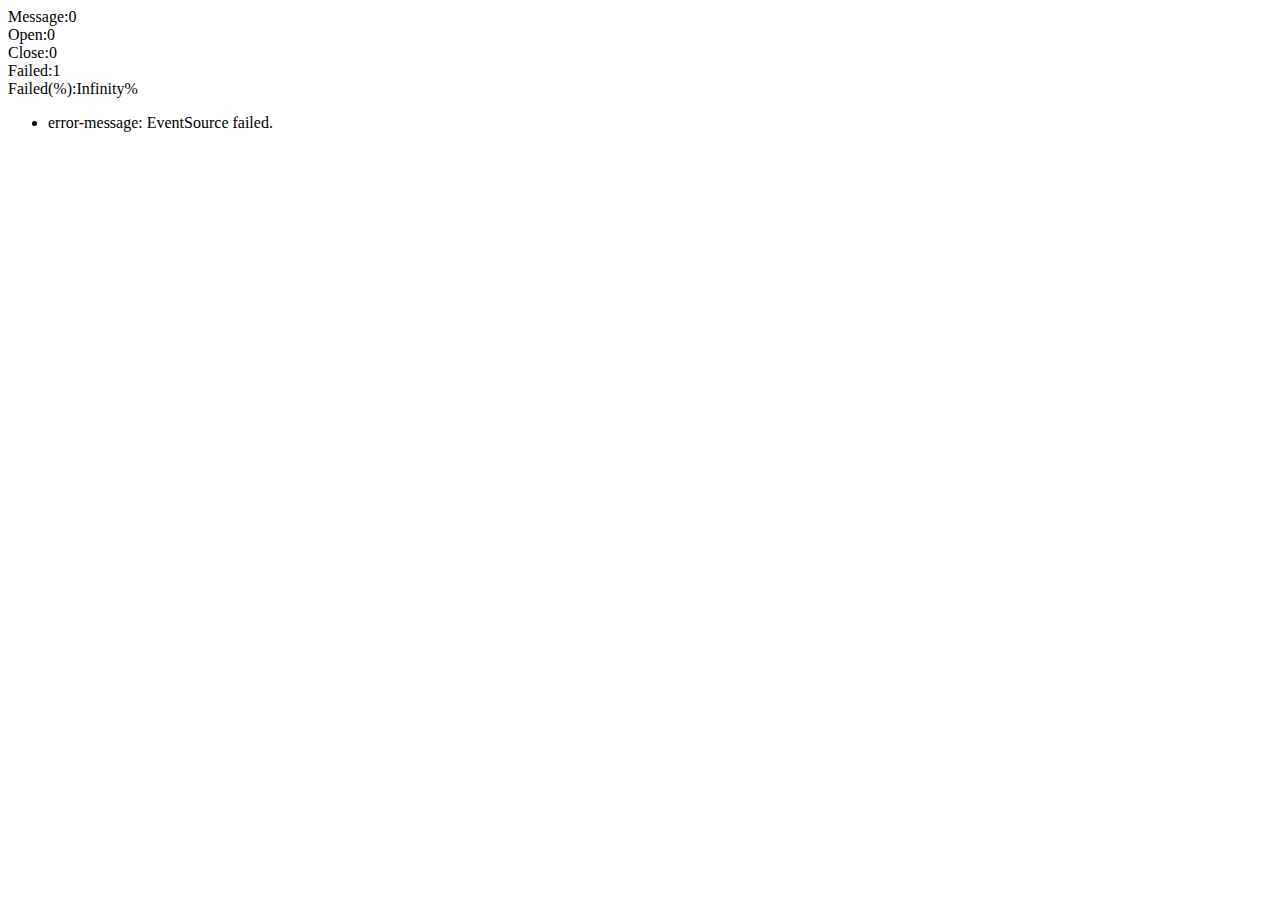
<file: server-sent-events/index.html>
<!DOCTYPE html>
<html lang="ja">
<head>
<meta charset="utf-8">
<title>index.html</title>
</head>
<body>
    Message:<label id="message-count">0</label><br/>
    Open:<label id="open-count">0</label><br/>
    Close:<label id="close-count">0</label><br/>
    Failed:<label id="failed-count">0</label><br/>
    Failed(%):<label id="failed-percent">0</label>%<br/>
    <ul id="eventList">
    </ul>
    <script>
        var es = new EventSource('api.php?room=1234');

        es.addEventListener('room', function (event) {
            console.log(event.data);

            var newElement = document.createElement("li");
            var eventList = document.getElementById('eventList');

            newElement.innerHTML = "room-message: " + event.data;
            eventList.appendChild(newElement);
        });

        es.addEventListener('ping', function (event) {
            console.log(event.data);

            var newElement = document.createElement("li");
            var eventList = document.getElementById('eventList');

            newElement.innerHTML = "ping-message: " + event.data;
            eventList.appendChild(newElement);

            var count = document.getElementById('message-count').innerHTML;
            count = parseInt(count) + 1;
            document.getElementById('message-count').innerHTML = count;

            percent = parseInt(document.getElementById('failed-count').innerHTML) / parseInt(document.getElementById('message-count').innerHTML) * 100;
            document.getElementById('failed-percent').innerHTML = percent.toFixed(0);
        });

        es.addEventListener('count', function (event) {
            console.log(event.data);

            var newElement = document.createElement("li");
            var eventList = document.getElementById('eventList');

            newElement.innerHTML = "message-message: " + event.data;
            eventList.appendChild(newElement);
        });

		es.onopen = function() {
		  console.log('Opened connection ');
		  
          var newElement = document.createElement("li");
          var eventList = document.getElementById('eventList');

          newElement.innerHTML = "open-message: Opened connection";
          eventList.appendChild(newElement);

          var count = document.getElementById('open-count').innerHTML;
          count = parseInt(count) + 1;
          document.getElementById('open-count').innerHTML = count;
		};

		es.onclose = function(code, reason) {
		  console.log(code, reason);

          var newElement = document.createElement("li");
          var eventList = document.getElementById('eventList');

          newElement.innerHTML = "close-message: " + code + " " + reason;
          eventList.appendChild(newElement);

          var count = document.getElementById('close-count').innerHTML;
          count = parseInt(count) + 1;
          document.getElementById('close-count').innerHTML = count;
		}

        es.onerror = function(e) {
			console.log("EventSource failed.");

		    if (e.readyState === EventSource.CONNECTING) { // === 0 
			  console.log("�Đڑ���");
		    } else if (e.readyState === EventSource.OPEN) { // === 1
			  console.log("�ڑ���");
		    } else if (e.readyState === EventSource.CLOSED) { // === 2
			  console.log("�I��");
		    } else {
			  console.log(e.readyState);
		    }

            var newElement = document.createElement("li");
            var eventList = document.getElementById('eventList');

            newElement.innerHTML = "error-message: EventSource failed.";
            eventList.appendChild(newElement);

            var count = document.getElementById('failed-count').innerHTML;
            count = parseInt(count) + 1;
            document.getElementById('failed-count').innerHTML = count;

            percent = parseInt(document.getElementById('failed-count').innerHTML) / parseInt(document.getElementById('message-count').innerHTML) * 100;
            document.getElementById('failed-percent').innerHTML = percent.toFixed(0);
		};
    </script>
</body>
</html>
</file>
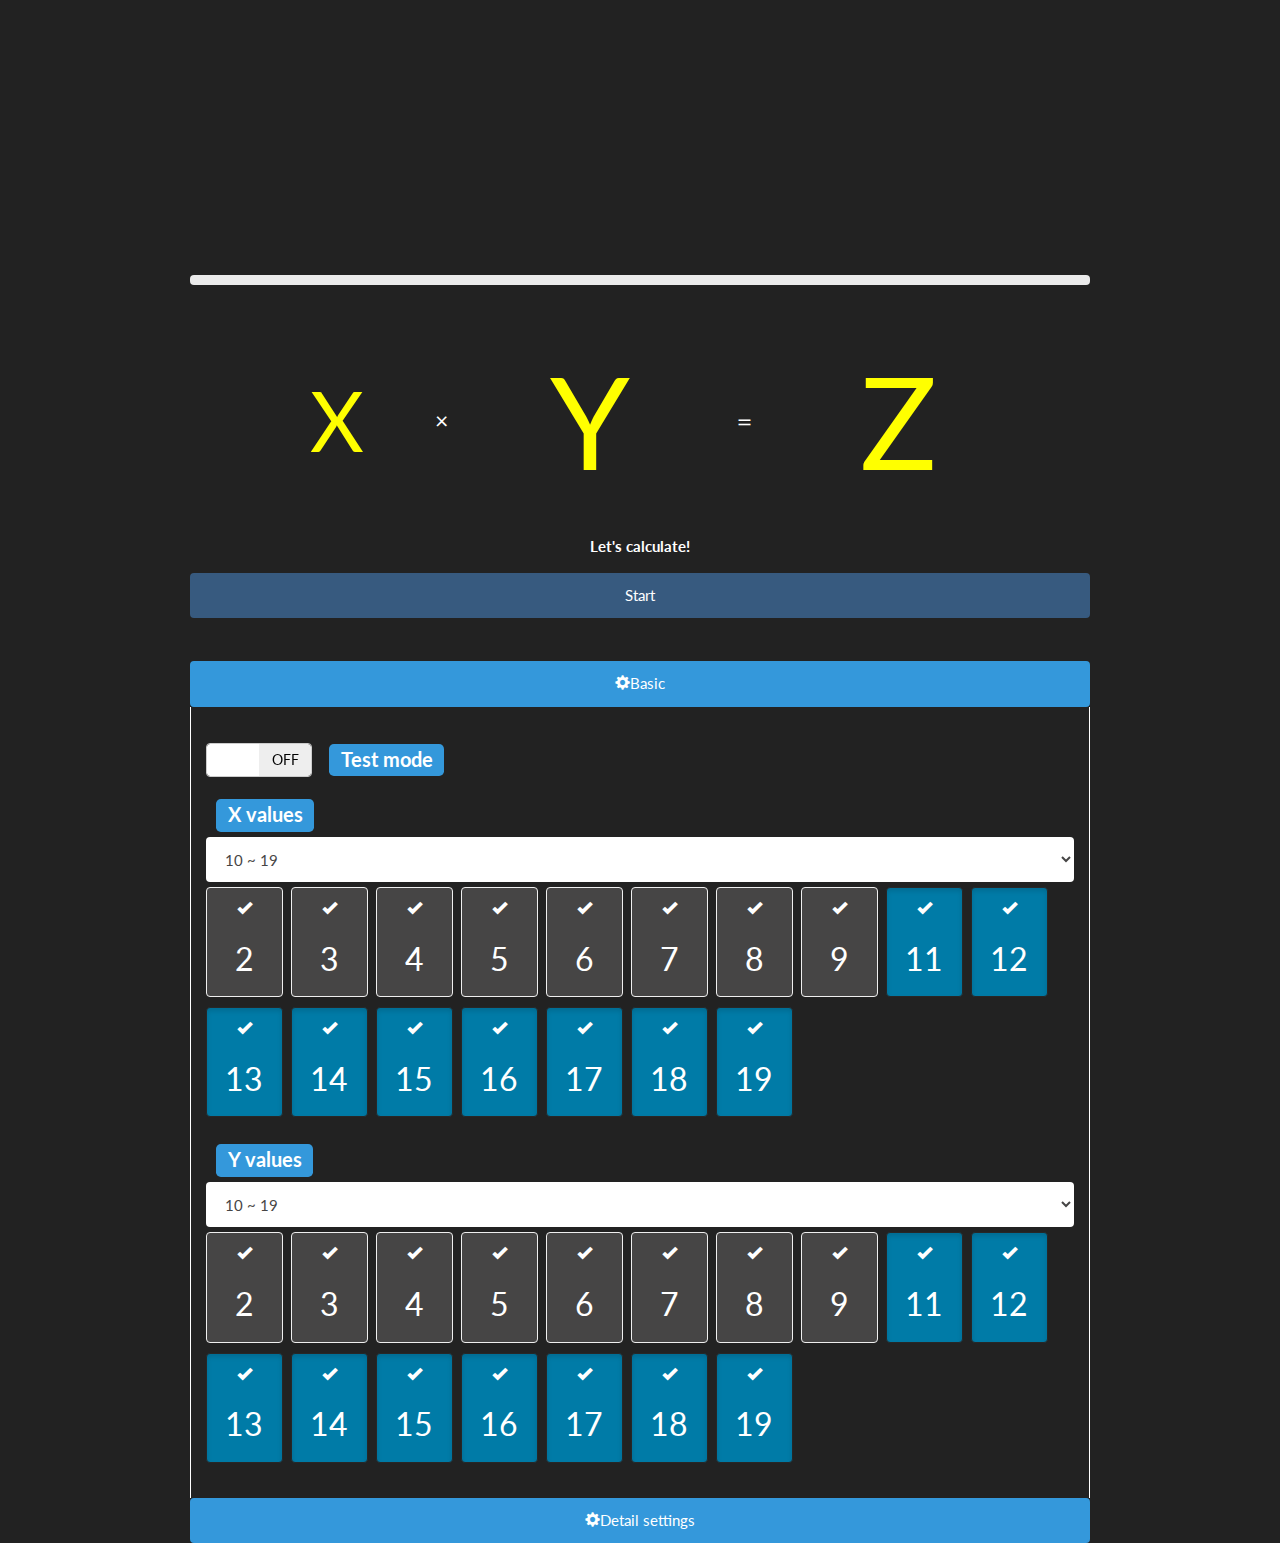
<file: calculate/multi.html>
<!DOCTYPE html>
<html>

<head>
  <meta charset="UTF-8">
  <title>Enjoy calculate</title>
  <!-- jQuery (necessary for Bootstrap's JavaScript plugins) -->
  <script src="https://ajax.googleapis.com/ajax/libs/jquery/1.11.3/jquery.min.js"></script>
  <!-- Include all compiled plugins (below), or include individual files as needed -->
  <script src="js/bootstrap/bootstrap.min.js"></script>
  <link href="css/bootstrap/bootstrap.min.css" rel="stylesheet">
  <script src="js/bootstrap/bootstrap-switch.js"></script>
  <link href="css/bootstrap/bootstrap-switch.css" rel="stylesheet">
  <script src="js/bootstrap/bootstrap-slider.js"></script>
  <link href="css/bootstrap/bootstrap-slider.css" rel="stylesheet">
  <script src="js/ticker.js"></script>
  <script src="js/multi.js"></script>
  <link href="css/multi.css" rel="stylesheet">
  </style>
</head>

<body>
  <div id="contents">
    <div id="content-top"></div>
    <div id="multiplication_content">
      <div class="progress">
        <div id="calculate-progress" class="progress-bar" role="progressbar" aria-valuenow="0" aria-valuemin="0" aria-valuemax="0"
        style="width: 0%">
          <span class="sr-only"></span>
        </div>
      </div>
      <table class="culculate_area">
        <tr valign="middle">
          <td>
            <div id="number1" class="number digit-3">X</div>
          </td>
          <td>
            <div class="operator">×</div>
          </td>
          <td>
            <div id="number2" class="number digit-3">Y</div>
          </td>
          <td>
            <div class="operator">＝</div>
          </td>
          <td>
            <div id="result" class="number digit-3">Z</div>
          </td>
        </tr>
      </table>
      <p>
        <label id="number_of_steps"></label>
      </p>
      <button id="control_btn" class="btn btn-primary btn-block" onclick="ButtonTypeJudge()">Start</button>
      <br/>
      <br/>
      <button type="button" id="basic-btn" class="btn btn-info btn-block" data-toggle="collapse" data-target="#basic-collapse">
        <span class="glyphicon glyphicon-cog"></span>Basic
      </button>
      <div id="basic-collapse" class="panel-collapse collapse in">
        <div class="panel-body text-left">
          <h3>
            <input type="checkbox" name="study_mode">
            <span class="label label-info toggle-label">Test mode</span>
          </h3>
          <h3>
            <span class="label label-info toggle-label">X values</span>
          </h3>
          <select id="x_target_step" class="form-control">
            <option value="all">All</option>
            <option value="ten_upper" selected>10 ~ 19</option>
            <option value="nine_under">1 ~ 9</option>
            <option value="choses">Free</option>
          </select>
          <div id="x_choses_paragraphs" class="[ form-group ]">
            <div class="info-block block-info clearfix"></div>
          </div>
          <h3>
            <span class="label label-info toggle-label">Y values</span>
          </h3>
          <select id="y_target_step" class="form-control">
            <option value="all">All</option>
            <option value="ten_upper" selected>10 ~ 19</option>
            <option value="nine_under">1 ~ 9</option>
            <option value="choses">Free</option>
          </select>
          <div id="y_choses_paragraphs" class="[ form-group ]">
            <div class="info-block block-info clearfix"></div>
          </div>
        </div>
      </div>
      <button type="button" id="detail-btn" class="btn btn-info btn-block" data-toggle="collapse" data-target="#detail-collapse">
        <span class="glyphicon glyphicon-cog"></span>Detail settings
      </button>
      <div id="detail-collapse" class="panel-collapse collapse in">
        <div class="panel-body last-panel text-left">
          <h3>
            <input type="checkbox" name="expect_mode" checked>
            <span class="label label-info toggle-label">Except 1 and 10</span>
          </h3>
          <h3>
            <input type="checkbox" name="visual_mode" checked>
            <span class="label label-info toggle-label">Concentration mode</span>
          </h3>
          <h3>
            <span class="label label-info toggle-label">display second </span>
          </h3>
          <br/>
          <br/>
          <input id="display_second" data-slider-id='secondSlider' type="text" data-slider-min="0.1" data-slider-max="3" data-slider-step="0.1" data-slider-value="1.5"/>
          <h3>
            <span class="label label-info toggle-label">char display state</span>
          </h3>
          <select id="char_mode" class="form-control">
            <option value="flat">Flat</option>
            <option value="dinamic-emphasis" selected>Dynamic only emphasis</option>
            <option value="emphasis">Emphasis</option>
          </select>
        </div>
      </div>
    </div>
  </div>
</body>
<script type="text/javascript">
  commonInit();
</script>

</html>
</file>
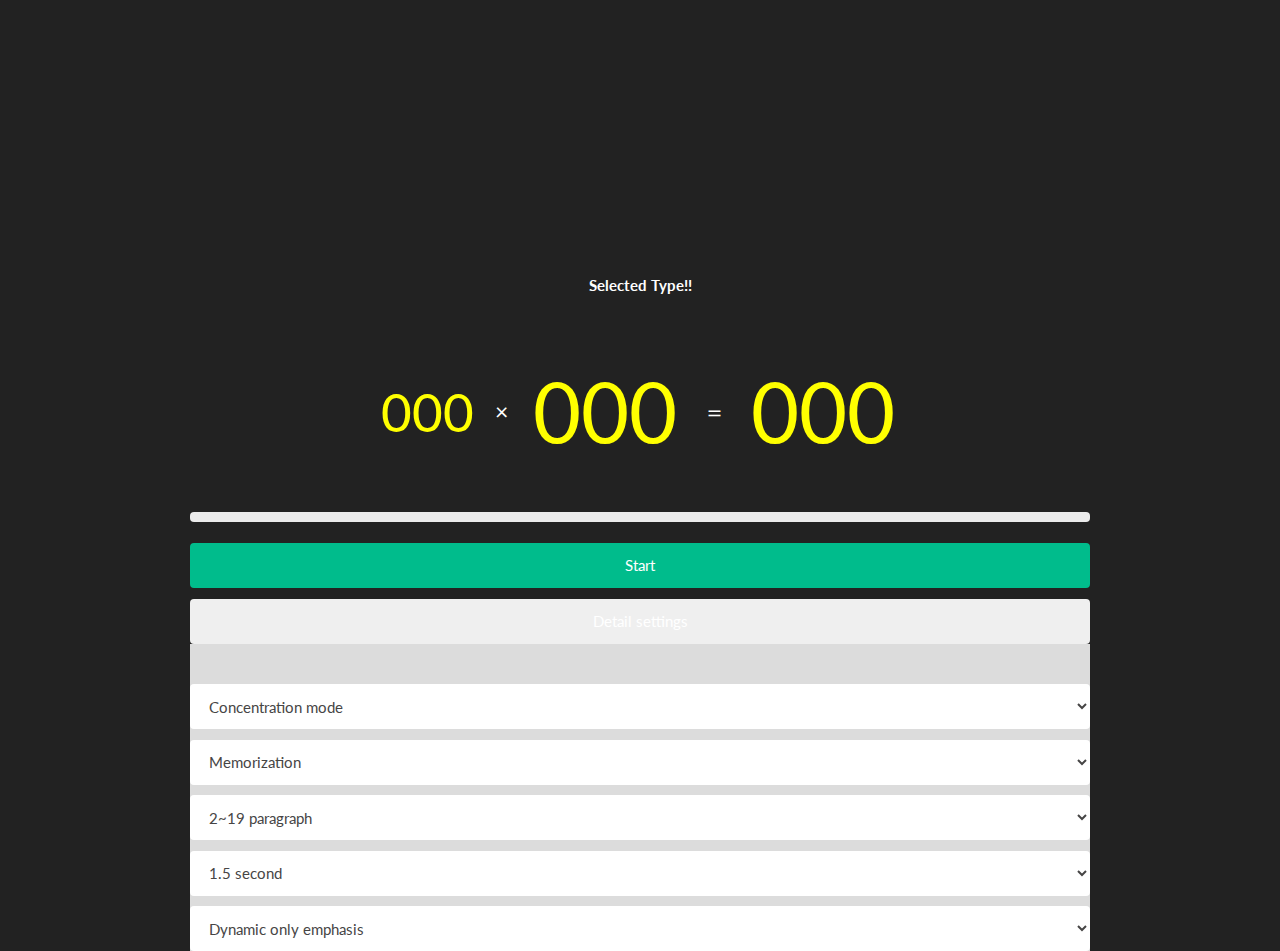
<file: calculate2/multi.html>
<!DOCTYPE html>
<html>

<head>
    <meta charset="UTF-8">
    <title>Enjoy calculate</title>
    <!-- jQuery (necessary for Bootstrap's JavaScript plugins) -->
    <script src="https://ajax.googleapis.com/ajax/libs/jquery/1.11.3/jquery.min.js"></script>
    <!-- Include all compiled plugins (below), or include individual files as needed -->
    <script src="js/bootstrap/bootstrap.min.js"></script>
    <link href="css/bootstrap/bootstrap.min.css" rel="stylesheet">
    <script src="js/ticker.js"></script>
    <link href="css/multi.css" rel="stylesheet">
    </style>
</head>

<body>
    <div id="contents">
        <div id="content-top"></div>
        <div id="multiplication_content">
            <p>
                <label id="number_of_steps">Selected Type!!</label>
            </p>
            <table class="culculate_area">
                <tr valign="middle">
                    <td>
                        <div id="number1" class="number digit-3">000</div>
                    </td>
                    <td>
                        <div class="operator">×</div>
                    </td>
                    <td>
                        <div id="number2" class="number digit-3">000</div>
                    </td>
                    <td>
                        <div class="operator">＝</div>
                    </td>
                    <td>
                        <div id="result" class="number digit-3">000</div>
                    </td>
                </tr>
            </table>
            <div class="progress">
                <div id="calculate-progress" class="progress-bar" role="progressbar" aria-valuenow="0" aria-valuemin="0" aria-valuemax="0"
                style="width: 0%">
                    <span class="sr-only"></span>
                </div>
            </div>

            <p>
                <button id="control_btn" class="btn btn-success btn-block" onclick="ButtonTypeJudge()">Start</button>
            </p>
            <button type="button" id="detail-btn" class="btn btn-secondary btn-block" data-toggle="collapse" data-target="#detail-collapse">Detail settings</button>
            <div id="detail-collapse" class="settings collapse">
                <p>
                    <select id="visual_mode" class="form-control">
                        <option value="normal">Normal mode</option>
                        <option value="concentration" selected>Concentration mode
                        </option>
                    </select>
                </p>
                <p>
                    <select id="study_mode" class="form-control">
                        <option value="test">Test</option>
                        <option value="memorization" selected>Memorization
                        </option>
                    </select>
                </p>
                <p>
                    <select id="target_step" class="form-control">
                        <option value="all">1~19 paragraph</option>
                        <option value="two_for" selected>2~19 paragraph
                        </option>
                        <option value="eleven_for">12~19 paragraph</option>
                        <option value="choses">choses paragraph</option>
                        <option value="test">※Test※</option>
                    </select>
                </p>
                <p>
                    <div id="choses_paragraphs" class="form-group">
                        <label class="checkbox-inline">
                            <input type="checkbox" value="2">2</label>
                        <label class="checkbox-inline">
                            <input type="checkbox" value="3">3</label>
                        <label class="checkbox-inline">
                            <input type="checkbox" value="4">4</label>
                        <label class="checkbox-inline">
                            <input type="checkbox" value="5">5</label>
                        <label class="checkbox-inline">
                            <input type="checkbox" value="6">6</label>
                        <label class="checkbox-inline">
                            <input type="checkbox" value="7">7</label>
                        <label class="checkbox-inline">
                            <input type="checkbox" value="8">8</label>
                        <label class="checkbox-inline">
                            <input type="checkbox" value="9">9</label>
                        <label class="checkbox-inline">
                            <input type="checkbox" value="11">11</label>
                        <label class="checkbox-inline">
                            <input type="checkbox" value="12">12</label>
                        <label class="checkbox-inline">
                            <input type="checkbox" value="13">13</label>
                        <label class="checkbox-inline">
                            <input type="checkbox" value="14">14</label>
                        <label class="checkbox-inline">
                            <input type="checkbox" value="15">15</label>
                        <label class="checkbox-inline">
                            <input type="checkbox" value="16">16</label>
                        <label class="checkbox-inline">
                            <input type="checkbox" value="17">17</label>
                        <label class="checkbox-inline">
                            <input type="checkbox" value="18">18</label>
                        <label class="checkbox-inline">
                            <input type="checkbox" value="19">19</label>
                    </div>
                    <p>
                        <p>
                            <select id="display_second" class="form-control">
                                <option value="2000">2 second</option>
                                <option value="1500" selected>1.5 second</option>
                                <option value="1000">1 second</option>
                                <option value="500">0.5 second</option>
                                <option value="300">0.3 second</option>
                            </select>
                        </p>
                        <p>
                            <select id="char_mode" class="form-control">
                                <option value="flat">Flat</option>
                                <option value="dinamic-emphasis" selected>Dynamic only emphasis
                                </option>
                                <option value="emphasis">Emphasis</option>
                            </select>
                        </p>
            </div>
        </div>
    </div>
    <script type="text/javascript">
        commonInit();

        function commonInit() {
            jQuery.fn.center = function() {
                this.css("position", "absolute");
                this.css("top", ($(window).height() - this.height()) / 2
                        + $(window).scrollTop() + "px");
                this.css("left", ($(window).width() - this.width()) / 2
                        + $(window).scrollLeft() + "px");
                return this;
            };
            $("#contents").center();

            multiInit();
        }

        function multiInit() {
            $('#content-top').after($('#multiplication_content'));

            selectSetting();
            $("select#char_mode").change();
            $("select#target_step").change();
            
            multiReset();
        }

        function selectSetting() {
            $("select#char_mode").change(function() {
                $("select#char_mode option:selected").each(function() {
                    var mode = $(this).val();

                    if (mode === 'flat') {
                        changeCharEmpasis('#number1', 'emphasis-1');
                        changeCharEmpasis('#number2', 'emphasis-1');
                        changeCharEmpasis('#result', 'emphasis-1');
                    } else if (mode === 'dinamic-emphasis') {
                        changeCharEmpasis('#number1', 'emphasis-1');
                        changeCharEmpasis('#number2', 'emphasis-2');
                        changeCharEmpasis('#result', 'emphasis-2');
                    } else if (mode === 'emphasis') {
                        changeCharEmpasis('#number1', 'emphasis-1');
                        changeCharEmpasis('#number2', 'emphasis-2');
                        changeCharEmpasis('#result', 'emphasis-3');
                    } else {
                        alert('Fatal char init.');
                    }
                });
            });

            $("select#target_step").change(function() {
                $("select#target_step option:selected").each(function() {
                    var mode = $(this).val();
                    
                    if(mode === 'choses'){
                        $("#choses_paragraphs").show();
                    }else{
                        $("#choses_paragraphs").hide();
                        $('#choses_paragraphs .checkbox-inline input[type="checkbox"]').prop('checked', false);
                    }
                });
            });
        }

        function changeCharEmpasis(idOrClass, addClass) {
            $(idOrClass).removeClass('no-emphasis');
            $(idOrClass).removeClass('emphasis-1');
            $(idOrClass).removeClass('emphasis-2');
            $(idOrClass).removeClass('emphasis-3');

            $(idOrClass).addClass(addClass);
        }

        function calculateStop() {
            countTicker.exit();
            numberTicker.exit();

            multiReset();
        }

        function multiReset() {
            $('#number_of_steps').text('Selected Type!!');

            if($('#visual_mode').val() == 'concentration'){
                switchVisual(true);
            }

            $('#control_btn').text('Start');
            type = 'start';
        }

        function switchVisual(flag){
            if(flag){
                $('.progress').removeClass('disable-background-color');
                $('#calculate-progress').removeClass('disable-background-color');

                $('#control_btn').removeClass('disable-background-color');
                $('#detail-btn').removeClass('disable-background-color');
                $('#detail-btn').removeClass('disable-font-color');

                $('#detail-collapse').collapse('show');
            }else{
                $('.progress').addClass('disable-background-color');
                $('#calculate-progress').addClass('disable-background-color');

                $('#control_btn').addClass('disable-background-color');
                $('#detail-btn').addClass('disable-background-color');
                $('#detail-btn').addClass('disable-font-color');

                $('#detail-collapse').collapse('hide');
            }
        }

        var type = 'start'; // or stop
        function ButtonTypeJudge() {
            if (type === 'start') {
                calculateStart();
            } else {
                calculateStop();
            }
        }

        var countTicker = new Ticker();
        var numberTicker = new Ticker();

        function calculateStart() {
            var targetStep = $('#target_step').val();

            var studyMode = $('#study_mode').val() == 'test' ? true : false;

            var targetSteps = [];
            if (targetStep === 'all') {
                targetSteps = makeSteps_(1, 19, 1, 19, false, studyMode);
            } else if (targetStep === 'eleven_for') {
                targetSteps = makeSteps_(11, 19, 11, 19, false, studyMode);
            } else if (targetStep === 'two_for') {
                targetSteps = makeSteps_(2, 19, 11, 19, true, studyMode);
            } else if (targetStep === 'choses'){
                $('#choses_paragraphs :checked').each(function() {
                    var step = $(this).val();
                    Array.prototype.push.apply(targetSteps, makeSteps_(step, step, 2, 19, true, studyMode));
                });
            } else if (targetStep === 'test') {
                targetSteps = makeSteps_(1, 2, 1, 2, false, studyMode);
            } else {
                alert("hasn't exist step was selected");
                return;
            }

            $('#control_btn').text('Stop');

            type = 'stop';

            $('#number1').text('000');
            $('#number2').text('000');
            $('#result').text('000');

            $('#calculate-progress').attr('aria-valuemax', targetSteps.length);
            $('#calculate-progress').attr('aria-valuenow', '0');
            $('#calculate-progress').css('width', '0%');

            if($('#visual_mode').val() == 'concentration'){
                switchVisual(false);
            }

            $('#number_of_steps').text('3');

            countTicker = new Ticker();

            countTicker.intervalFor(function(count){
                $('#number_of_steps').text(3 - count);
            }, 3);

            countTicker.run(function(){
                $('#number_of_steps').text('\u00a0');

                numberTicker = new Ticker();

                numberTicker.interval = $('#display_second').val();

                numberTicker.intervalFor(function(count){
                    try {
                        var targetStep = targetSteps[count - 1];

                        $('#number1').text(targetStep[0]);
                        $('#number2').text(targetStep[1]);
                        $('#result').text(targetStep[2]);

                        $('#calculate-progress').attr('aria-valuenow', (count));
                        $('#calculate-progress').css('width',
                                ((count / targetSteps.length) * 100) + '%');
                    } catch (e) {
                        //nothing
                    }
                }, targetSteps.length);

                numberTicker.run(function(){
                    multiReset();

                    $('#number_of_steps').text('Finish!');
                }, true);

            });
        }

        function makeSteps_(stepMin, stepMax, columnMin, columnMax, oneExclusionFlag, testFlag) {
            var gathers = [];
            for (var i = stepMin; i <= stepMax; i++) {
                if(oneExclusionFlag && (i == 1 || i == 10)) continue;
                for (var j = columnMin; j <= columnMax; j++) {
                    if(oneExclusionFlag && (j == 1 || j == 10)) continue;

                    if(testFlag){
                        var pair = [];
                        pair.push(i);
                        pair.push(j);
                        pair.push('');
                        
                        gathers.push(pair);

                        pair = [];
                        pair.push(i);
                        pair.push(j);
                        pair.push(i * j);
                        
                        gathers.push(pair);
                    }else {
                        var pair = [];
                        pair.push(i);
                        pair.push(j);
                        pair.push(i * j);
                        
                        gathers.push(pair);
                    }
                }
            }
            return gathers;
        }

        function spaceFill(target, digit) {
            var different = digit - target.toString().length;
            if (different <= 0) {
                return target;
            }

            for (var i = 0; i < different; i++) {
                target = '\u00a0' + target.toString();
            }

            return target;
        }
    </script>
</body>

</html>
</file>
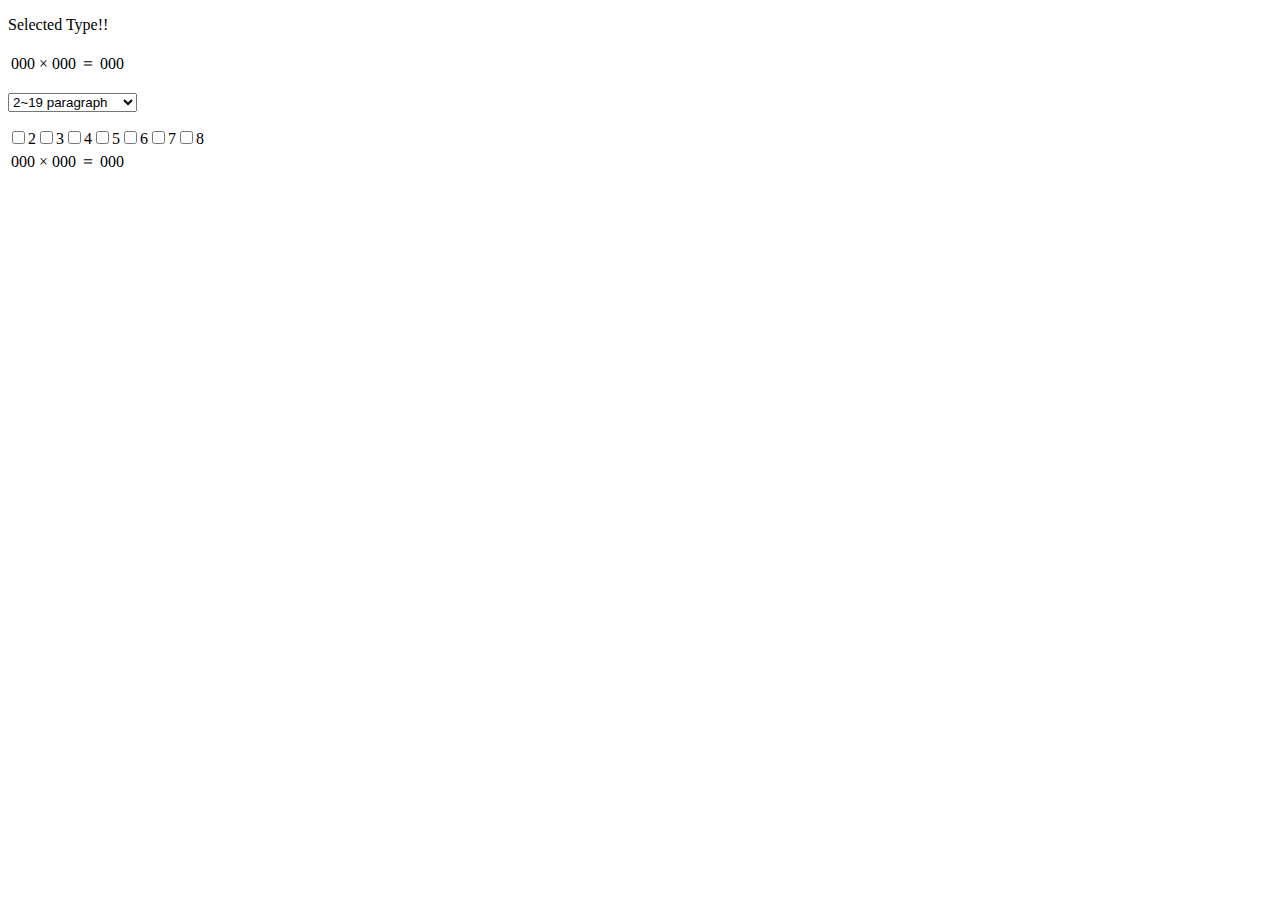
<file: test/test.html>
<!DOCTYPE html>
<html>
<head>
<meta charset="UTF-8">
<title>Insert title here</title>
<script
	src="https://ajax.googleapis.com/ajax/libs/jquery/1.11.3/jquery.min.js"></script>
<script src="js/text-interval-changer.js"></script>
<script src="js/ticker.js"></script>
</head>
<body>
	<div id="contents">
		<p>
			<label id="number_of_steps">Selected Type!!</label>
		</p>
		<div id="multiplication_content">
			<table class="culculate_area">
				<tr valign="middle">
					<td>
						<div id="number1" class="number digit-3">000</div>
					</td>
					<td>
						<div class="operator">×</div>
					</td>
					<td>
						<div id="number2" class="number digit-3">000</div>
					</td>
					<td>
						<div class="operator">＝</div>
					</td>
					<td>
						<div id="result" class="number digit-3">000</div>
					</td>
				</tr>
			</table>
			<p>
				<select id="xxx_step" class="form-control">
					<option value="all">1~19 paragraph</option>
					<option value="two_for" selected>2~19 paragraph</option>
					<option value="eleven_for">12~19 paragraph</option>
					<option value="choses">choses paragraph</option>
					<option value="test">※Test※</option>
				</select>
			</p>
			<div id="choses_paragraphs" class="form-group"></div>
		</div>
		<div id="power_content">
			<table class="culculate_area">
				<tr valign="middle">
					<td>
						<div id="number1" class="number digit-3">000</div>
					</td>
					<td>
						<div class="operator">×</div>
					</td>
					<td>
						<div id="number2" class="number digit-3">000</div>
					</td>
					<td>
						<div class="operator">＝</div>
					</td>
					<td>
						<div id="result" class="number digit-3">000</div>
					</td>
				</tr>
			</table>
		</div>
	</div>

	<script type="text/javascript">
        var testData = [{
            '#number1' : 'change1-1',
            '#number2' : 'change1-2'
        }, {
            '#number1' : 'change2-1',
            '#number2' : 'change2-2'
        }];

        var testCountData = [{
            '#number_of_steps' : '3'
        }, {
            '#number_of_steps' : '2'
        }, {
            '#number_of_steps' : '1'
        }];

        makeNumberCheckbox(2, 8, '#choses_paragraphs');

        function makeNumberCheckbox(min, max, element) {
            var parent = $(element);
            for (var i = min; i <= max; i++) {
                parent
                        .append('<label class="checkbox-inline"><input type="checkbox" value="' + i + '">'
                                + i + '</label>');
            }
        }

        //intervalTest();
        //intervalTest2();

        function intervalTest() {
            var countdownChanger = new TextIntervalChanger();

            countdownChanger.setEndThen(function() {
                var textIntervalChanger = new TextIntervalChanger(
                        '#power_content');

                textIntervalChanger.setEndThen(function() {
                    console.log('end');
                });

                textIntervalChanger.setEventBeforeThen(function(count) {
                    console.log('event before then count:' + count);
                });

                textIntervalChanger.setEventAfterThen(function(count) {
                    console.log('event after then count:' + count);
                });

                textIntervalChanger.start(makeSteps_(1, 2, 1, 2));
            });

            countdownChanger.start(testCountData);

            function makeSteps_(stepMin, stepMax, columnMin, columnMax) {
                var gathers = [];
                for (var i = stepMin - 1; i < stepMax; i++) {
                    for (var j = columnMin - 1; j < columnMax; j++) {
                        gathers.push({
                            '#number1' : (i + 1),
                            '#number2' : (j + 1),
                            '#result' : (i + 1) * (j + 1)
                        });
                    }
                }

                return gathers;
            }
        }

        function intervalTest2() {
            var ticker = new Ticker();

            ticker.intervalFor(function(count) {
                console.log(count);
            }, 3);

            ticker.run(function() {
                console.log('finish');
            }, true);
        }
        //console.log(JSON.stringify(makeSteps_(1, 19, 1, 19)));
    </script>
</body>
</html>
</file>
<file: calculate/css/multi.css>
/** what **/
label.btn-default.active{
    background-color:#007ba7;
    color:#FFF
}
label.btn-default{
    width:90%;border:1px solid #efefef;
    margin:5px; 
}
#choses_paragraphs .btn span.glyphicon{
    opacity: 0;
}
#choses_paragraphs .btn.active span.glyphicon {
    opacity: 1;
}

/** base **/
#contents {
    max-width: 900px;
    max-height: 350px;
    width: 90%;
    height: 40%;
    text-align: center;
}

#multiplication_content .settings {
    padding-top: 40px;
}

#multiplication_content .culculate_area {
    height: 230px;
    margin-left: auto;
    margin-right: auto;
}

#multiplication_content .no-emphasis {
    font-size: 1em;
}

#multiplication_content .emphasis-1 {
    font-size: 5.5em;
}

#multiplication_content .emphasis-2 {
    font-size: 8.5em;
}

#multiplication_content .emphasis-3 {
    font-size: 13em;
}

#multiplication_content .digit-3 {
    width: 100%;
}

#multiplication_content .number {
    background-color: rgba(0, 0, 255, 0);
    color: yellow;
    border: 0px;
    padding: 0px;
    margin: 0px;
    vertical-align: middle;
    text-align: center;
    width: 2em;
}

#multiplication_content .operator {
    color: white;
    font-size: 1.5em;
    vertical-align: middle;
    padding: 0 15px 0 15px;
}

#multiplication_content .collapse {
}

#multiplication_content .collapse .panel-body{
    border-left: 1px solid #FFF;
    border-right: 1px solid #FFF;
}

#multiplication_content .collapse .last-panel{
    border-bottom: 1px solid #FFF;
}

#multiplication_content .btn-group {
    width: 85px;
}

#multiplication_content .toggle-label {
    margin-left: 10px;
}

#multiplication_content .checkbox-inline {
    color: #464545;
}

#multiplication_content .disable-font-color {
    color: rgba(0, 0, 255, 0);
}

#multiplication_content .disable-background-color {
    background-color: rgba(0, 0, 255, 0);
}

#multiplication_content .disable-border {
    border: 0px;
}

#secondSlider.slider.slider-horizontal {
	width: 70%;
}

#secondSlider .slider-selection {
	background: #BABABA;
}
</file>
<file: calculate2/css/multi.css>
#contents {
    max-width: 900px;
    max-height: 350px;
    width: 90%;
    height: 40%;
    text-align: center;
}

#multiplication_content .settings {
    padding-top: 40px;
}

#multiplication_content .culculate_area {
    height: 200px;
    margin-left: auto;
    margin-right: auto;
}

#multiplication_content .no-emphasis {
    font-size: 1em;
}

#multiplication_content .emphasis-1 {
    font-size: 3.5em;
}

#multiplication_content .emphasis-2 {
    font-size: 5.5em;
}

#multiplication_content .emphasis-3 {
    font-size: 8em;
}

#multiplication_content .digit-3 {
    width: 100%;
}

#multiplication_content .number {
    background-color: rgba(0, 0, 255, 0);
    color: yellow;
    border: 0px;
    padding: 0px;
    margin: 0px;
    vertical-align: middle;
    text-align: center;
    width: 2em;
}

#multiplication_content .operator {
    color: white;
    font-size: 1.5em;
    vertical-align: middle;
    padding: 0 15px 0 15px;
}

#multiplication_content .collapse {
    background-color: #DCDCDC;
}

#multiplication_content .checkbox-inline {
    color: #464545;
}

#multiplication_content .disable-font-color {
    color: rgba(0, 0, 255, 0);
}

#multiplication_content .disable-background-color {
    background-color: rgba(0, 0, 255, 0);
}
</file>
